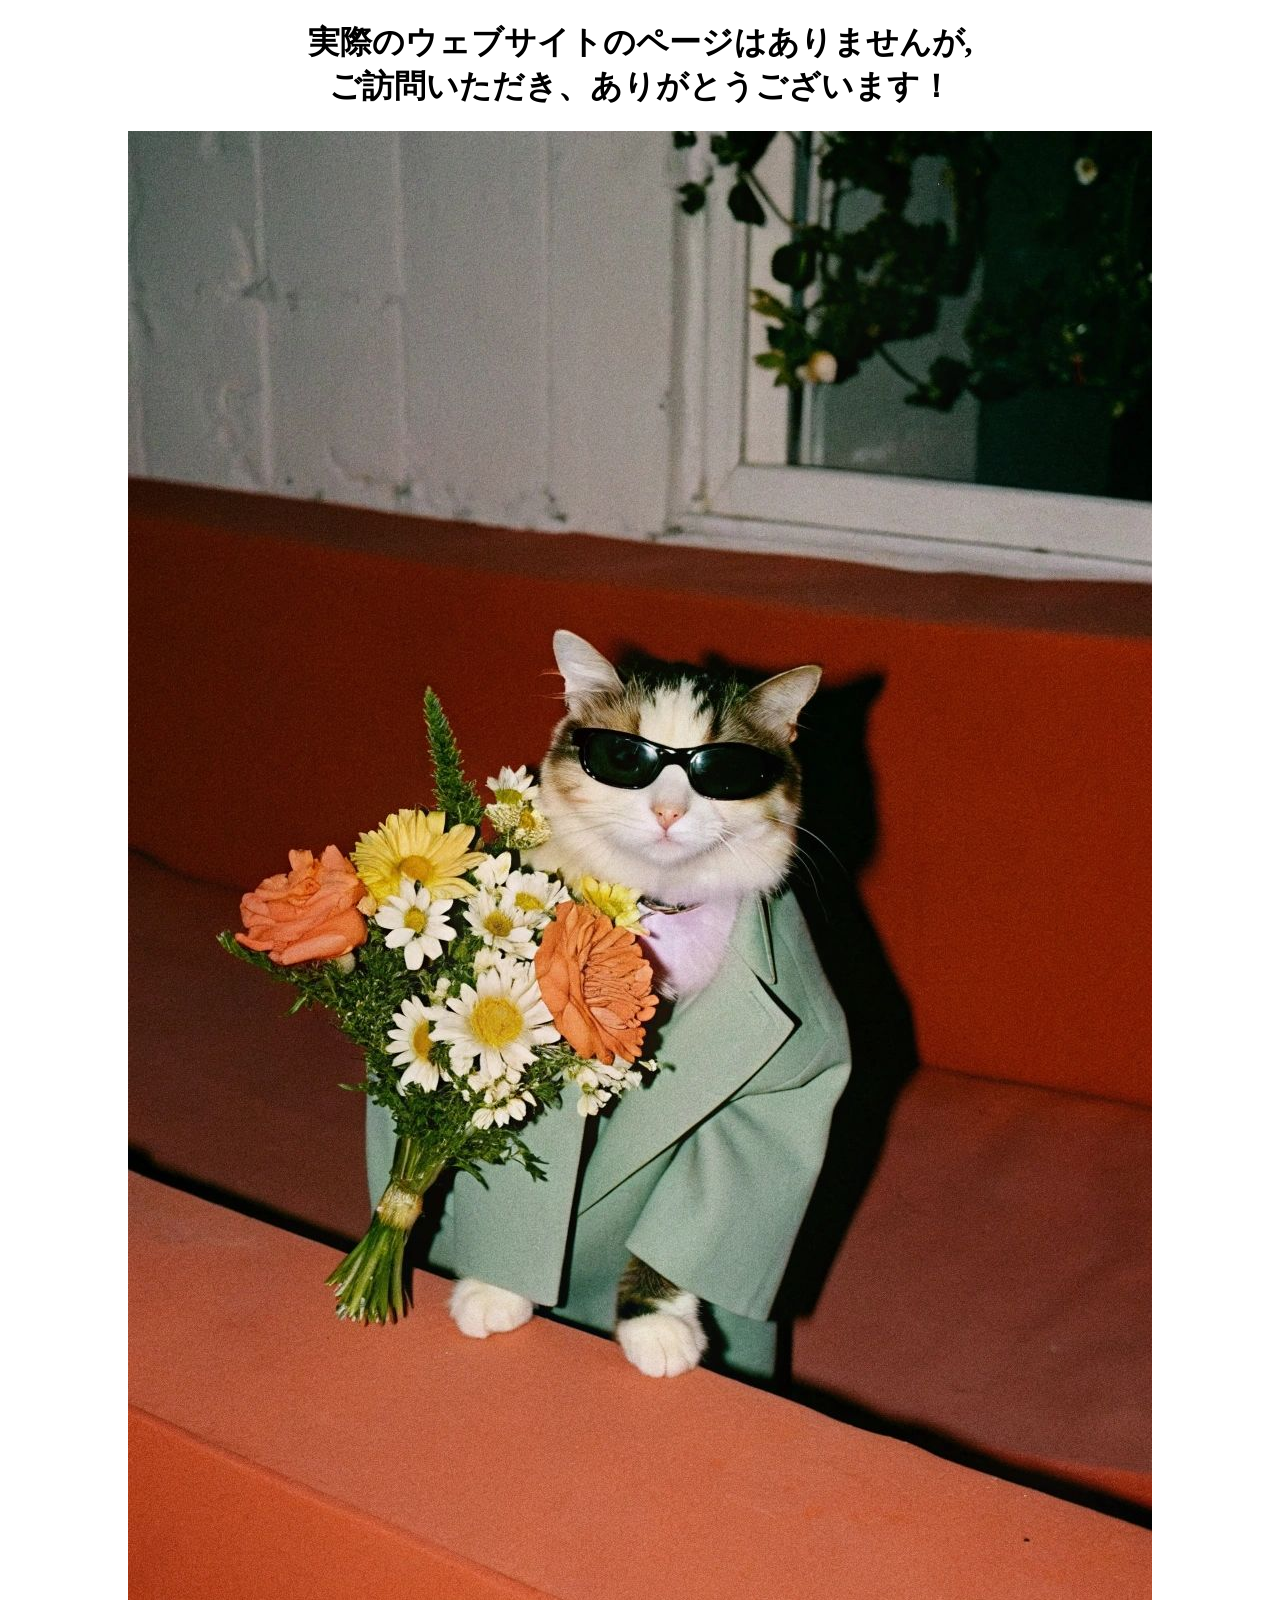
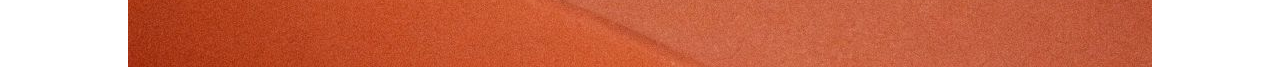
<file: omaga_blankpage.html>
<!DOCTYPE html>
<html>
    <head>
        <meta charset="UTF-8">
        <meta name="viewport" content="width=device-width, initial-scale=1.0">
        <title>Uh oh, blank page!</title>
        <link rel="stylesheet" href="style_blankpage.css">
    </head>
    <body>
        <h1>実際のウェブサイトのページはありませんが,<br>
            ご訪問いただき、ありがとうございます！</h1>
        <img src="cat.jpg" alt="花束を持った猫の写真" id="gooby-goober">
    </body>
</html>
</file>
<file: style_blankpage.css>
@import url('https://fonts.googleapis.com/css2?family=Bebas+Neue&family=DM+Sans:ital,opsz,wght@0,9..40,100..1000;1,9..40,100..1000&family=DotGothic16&family=Hina+Mincho&family=Mochiy+Pop+One&family=Mochiy+Pop+P+One&family=Momo+Signature&family=Montserrat:ital,wght@0,100..900;1,100..900&family=Potta+One&family=Rampart+One&family=RocknRoll+One&family=Slackside+One&family=Yuji+Syuku&family=Zen+Antique&display=swap');
 
body {
    text-align: center;
    align-items: center;
 }
</file>
